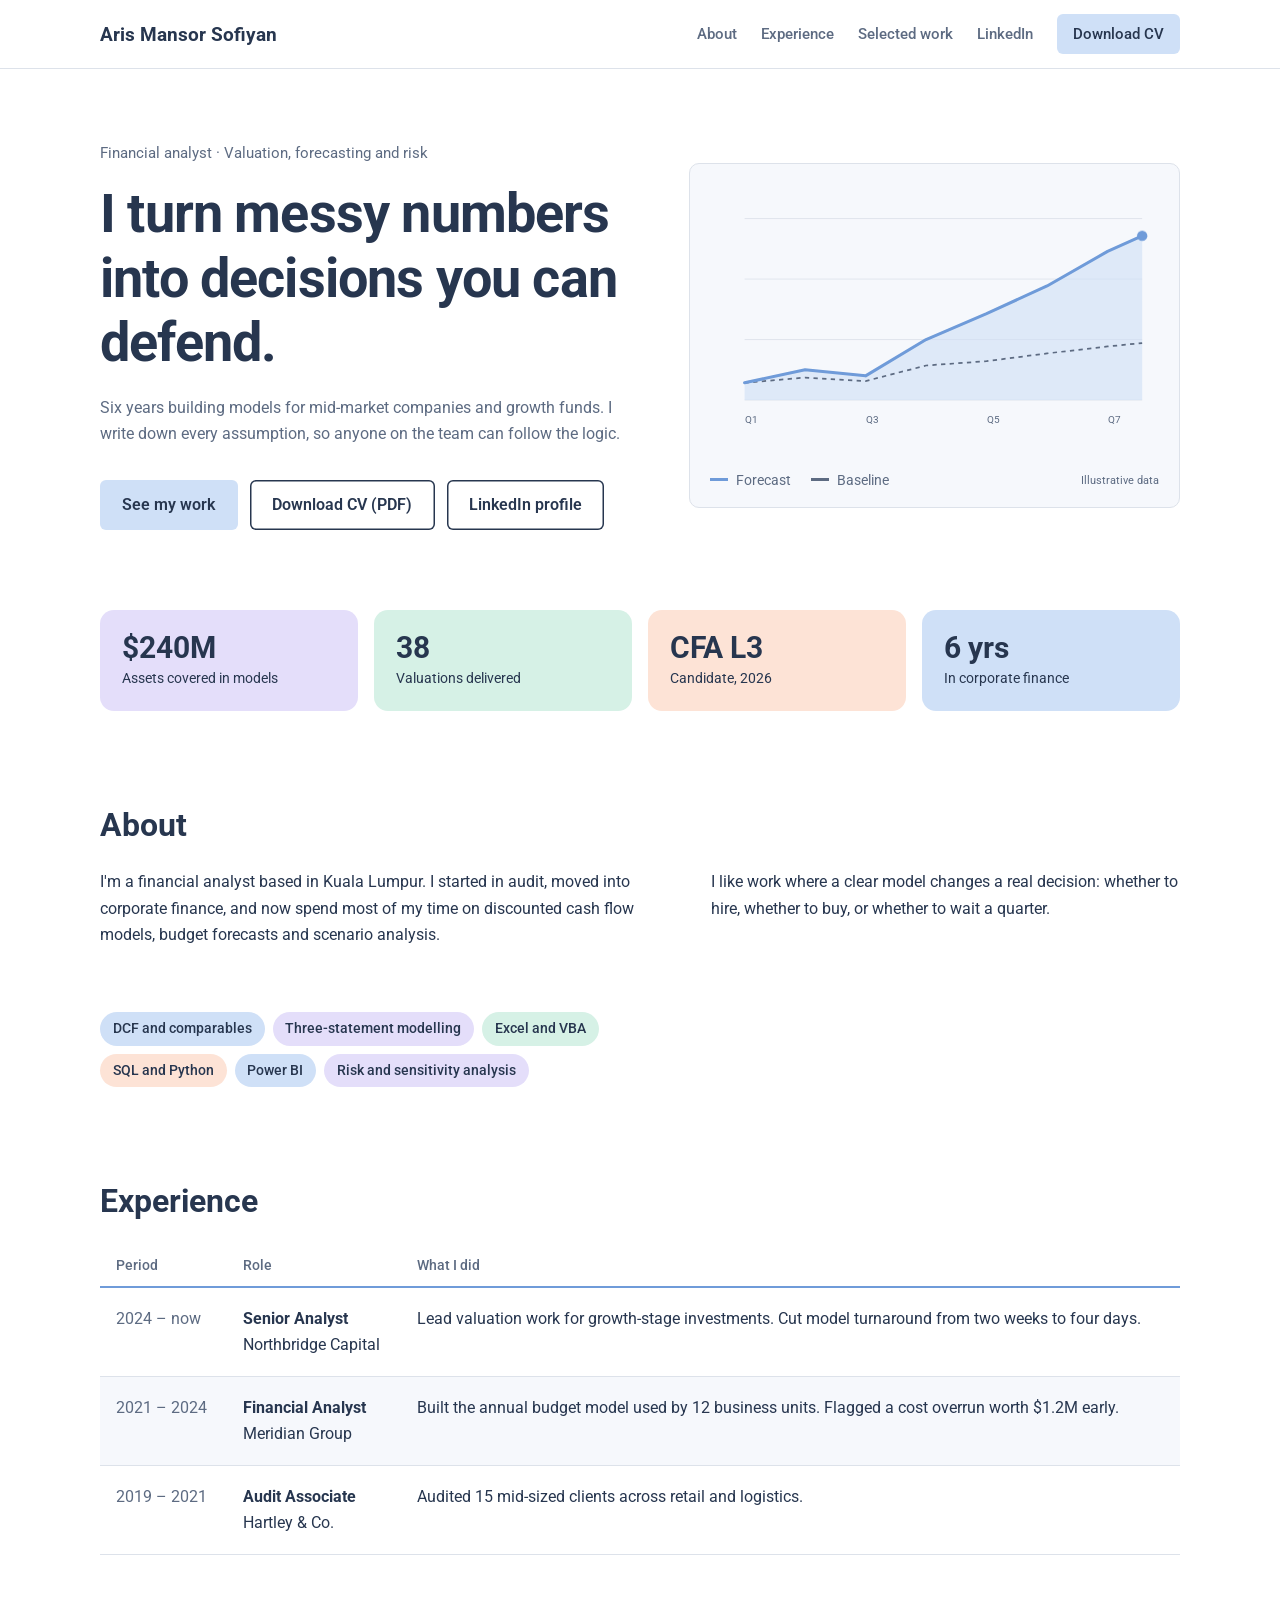
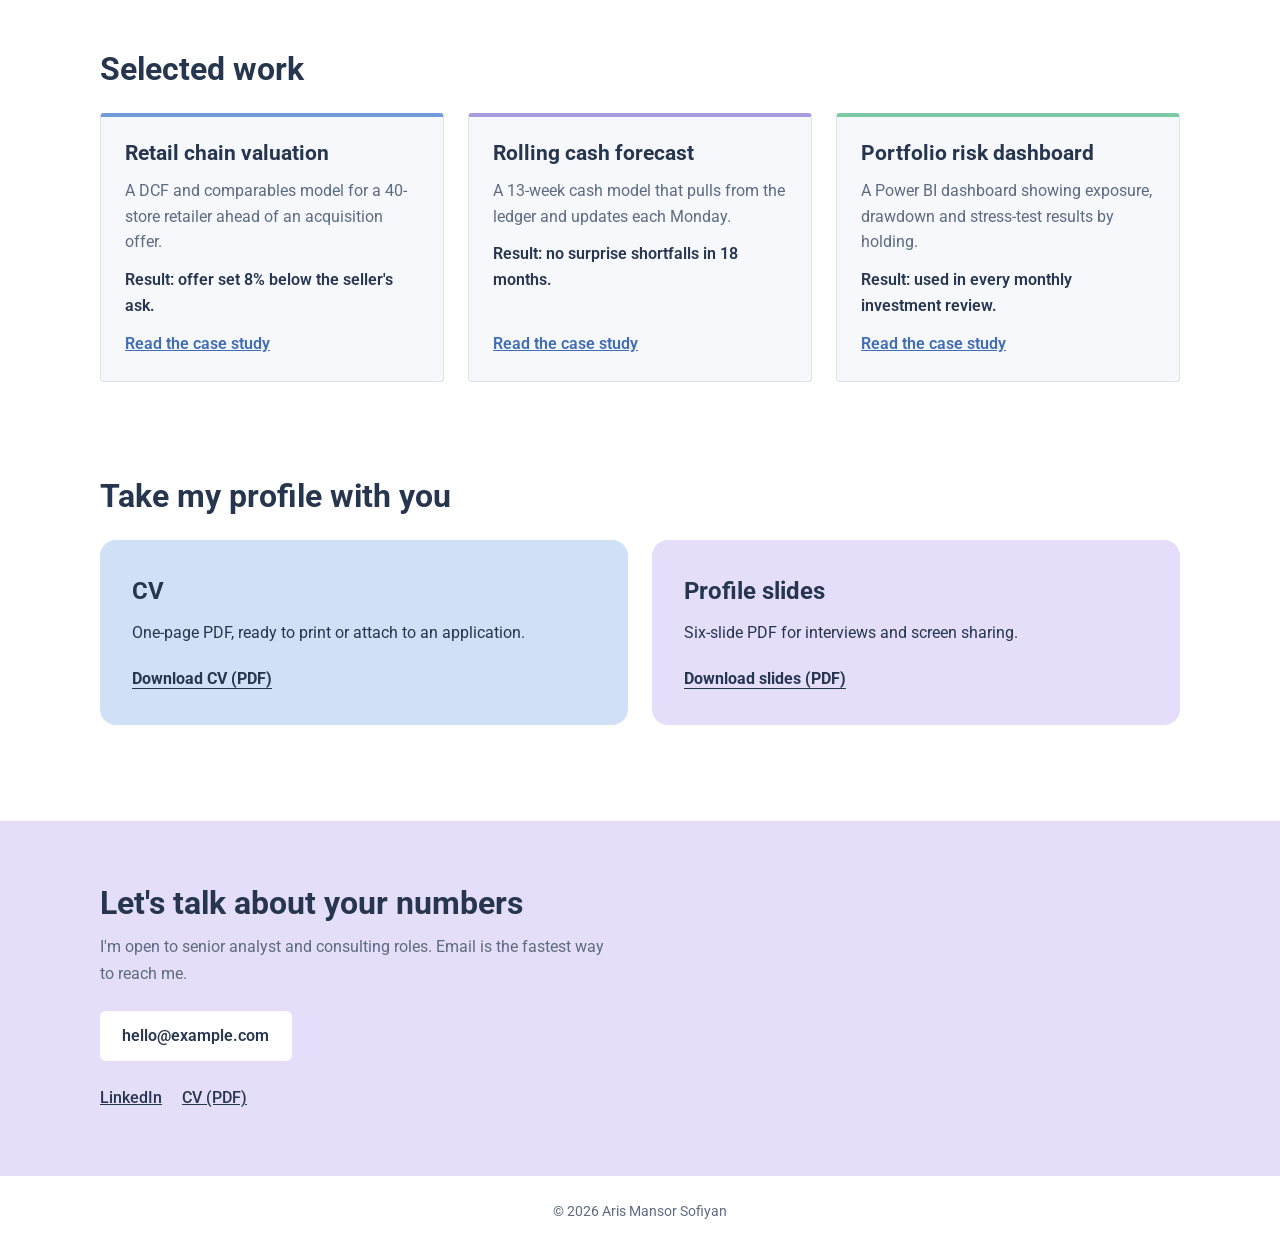
<file: index.html>
<!DOCTYPE html>
<html lang="en">
<head>
  <meta charset="UTF-8">
  <meta name="viewport" content="width=device-width, initial-scale=1">
  <title>Aris Mansor Sofiyan – Financial Analyst</title>
  <meta name="description" content="Portfolio of Aris Mansor Sofiyan, financial analyst specialising in valuation, forecasting and risk.">
  <link rel="preconnect" href="https://fonts.googleapis.com">
  <link rel="preconnect" href="https://fonts.gstatic.com" crossorigin>
  <link href="https://fonts.googleapis.com/css2?family=Roboto:wght@400;500;700&display=swap" rel="stylesheet">
  <link rel="stylesheet" href="style.css">
</head>
<body>

<header class="site-header">
  <a class="brand" href="#top">Aris Mansor Sofiyan</a>
  <nav aria-label="Main">
    <a href="#about">About</a>
    <a href="#experience">Experience</a>
    <a href="#work">Selected work</a>
    <a href="https://www.linkedin.com/in/lee-sai-hin" target="_blank" rel="noopener">LinkedIn</a>
    <a href="#downloads" class="btn-small">Download CV</a>
  </nav>
</header>

<main id="top">

  <!-- HERO: the chart is the one memorable element -->
  <section class="hero">
    <div class="hero-text">
      <p class="role">Financial analyst · Valuation, forecasting and risk</p>
      <h1>I turn messy numbers into decisions you can defend.</h1>
      <p class="lede">Six years building models for mid-market companies and growth funds. I write down every assumption, so anyone on the team can follow the logic.</p>
      <div class="actions">
        <a class="btn" href="#work">See my work</a>
        <a class="btn btn-ghost" href="assets/Aris-Mansor-Sofiyan-CV.pdf" download>Download CV (PDF)</a>
        <a class="btn btn-ghost" href="https://www.linkedin.com/in/lee-sai-hin" target="_blank" rel="noopener">LinkedIn profile</a>
      </div>
    </div>

    <figure class="chart" aria-label="Illustrative line chart showing a model forecast rising above the baseline">
      <svg viewBox="0 0 520 320" role="img">
        <g class="grid">
          <line x1="40" y1="40" x2="500" y2="40"/>
          <line x1="40" y1="110" x2="500" y2="110"/>
          <line x1="40" y1="180" x2="500" y2="180"/>
          <line x1="40" y1="250" x2="500" y2="250"/>
        </g>
        <path class="area" d="M40 230 L110 215 L180 222 L250 180 L320 150 L390 118 L460 78 L500 60 L500 250 L40 250 Z"/>
        <path class="baseline" d="M40 230 L110 224 L180 228 L250 210 L320 205 L390 196 L460 188 L500 184"/>
        <path class="forecast" d="M40 230 L110 215 L180 222 L250 180 L320 150 L390 118 L460 78 L500 60"/>
        <circle class="dot" cx="500" cy="60" r="6"/>
        <g class="axis">
          <text x="40" y="276">Q1</text><text x="180" y="276">Q3</text>
          <text x="320" y="276">Q5</text><text x="460" y="276">Q7</text>
        </g>
      </svg>
      <figcaption>
        <span class="key key-f"></span>Forecast
        <span class="key key-b"></span>Baseline
        <small>Illustrative data</small>
      </figcaption>
    </figure>
  </section>

  <section class="metrics" aria-label="Career highlights">
    <div><strong>$240M</strong><span>Assets covered in models</span></div>
    <div><strong>38</strong><span>Valuations delivered</span></div>
    <div><strong>CFA L3</strong><span>Candidate, 2026</span></div>
    <div><strong>6 yrs</strong><span>In corporate finance</span></div>
  </section>

  <section id="about" class="section about">
    <h2>About</h2>
    <div class="about-body">
      <p>I'm a financial analyst based in Kuala Lumpur. I started in audit, moved into corporate finance, and now spend most of my time on discounted cash flow models, budget forecasts and scenario analysis.</p>
      <p>I like work where a clear model changes a real decision: whether to hire, whether to buy, or whether to wait a quarter.</p>
      <ul class="skills">
        <li>DCF and comparables</li>
        <li>Three-statement modelling</li>
        <li>Excel and VBA</li>
        <li>SQL and Python</li>
        <li>Power BI</li>
        <li>Risk and sensitivity analysis</li>
      </ul>
    </div>
  </section>

  <section id="experience" class="section">
    <h2>Experience</h2>
    <table class="ledger">
      <thead>
        <tr><th scope="col">Period</th><th scope="col">Role</th><th scope="col">What I did</th></tr>
      </thead>
      <tbody>
        <tr>
          <td>2024 – now</td>
          <td><strong>Senior Analyst</strong><br>Northbridge Capital</td>
          <td>Lead valuation work for growth-stage investments. Cut model turnaround from two weeks to four days.</td>
        </tr>
        <tr>
          <td>2021 – 2024</td>
          <td><strong>Financial Analyst</strong><br>Meridian Group</td>
          <td>Built the annual budget model used by 12 business units. Flagged a cost overrun worth $1.2M early.</td>
        </tr>
        <tr>
          <td>2019 – 2021</td>
          <td><strong>Audit Associate</strong><br>Hartley &amp; Co.</td>
          <td>Audited 15 mid-sized clients across retail and logistics.</td>
        </tr>
      </tbody>
    </table>
  </section>

  <section id="work" class="section">
    <h2>Selected work</h2>
    <div class="projects">
      <article>
        <h3>Retail chain valuation</h3>
        <p>A DCF and comparables model for a 40-store retailer ahead of an acquisition offer.</p>
        <p class="result">Result: offer set 8% below the seller's ask.</p>
        <a href="#">Read the case study</a>
      </article>
      <article>
        <h3>Rolling cash forecast</h3>
        <p>A 13-week cash model that pulls from the ledger and updates each Monday.</p>
        <p class="result">Result: no surprise shortfalls in 18 months.</p>
        <a href="#">Read the case study</a>
      </article>
      <article>
        <h3>Portfolio risk dashboard</h3>
        <p>A Power BI dashboard showing exposure, drawdown and stress-test results by holding.</p>
        <p class="result">Result: used in every monthly investment review.</p>
        <a href="#">Read the case study</a>
      </article>
    </div>
  </section>

  <section id="downloads" class="section downloads">
    <h2>Take my profile with you</h2>
    <div class="dl-grid">
      <a class="dl-card dl-cv" href="assets/Aris-Mansor-Sofiyan-CV.pdf" download>
        <strong>CV</strong>
        <span>One-page PDF, ready to print or attach to an application.</span>
        <em>Download CV (PDF)</em>
      </a>
      <a class="dl-card dl-slides" href="assets/Aris-Mansor-Sofiyan-Slides.pdf" download>
        <strong>Profile slides</strong>
        <span>Six-slide PDF for interviews and screen sharing.</span>
        <em>Download slides (PDF)</em>
      </a>
    </div>
  </section>

  <section id="contact" class="contact">
    <h2>Let's talk about your numbers</h2>
    <p>I'm open to senior analyst and consulting roles. Email is the fastest way to reach me.</p>
    <a class="btn btn-light" href="mailto:hello@example.com">hello@example.com</a>
    <p class="links"><a href="https://www.linkedin.com/in/lee-sai-hin" target="_blank" rel="noopener">LinkedIn</a> <a href="assets/Aris-Mansor-Sofiyan-CV.pdf" download>CV (PDF)</a></p>
  </section>
</main>

<footer class="site-footer">© 2026 Aris Mansor Sofiyan</footer>

</body>
</html>
</file>
<file: style.css>
:root{
  --ink:#27364f;          /* text */
  --slate:#5d6b82;        /* secondary text */
  --blue:#cfe0f7;         /* pastel blue (main) */
  --blue-deep:#6f9bd9;    /* chart line / accents */
  --lavender:#e4defa;
  --mint:#d6f1e6;
  --peach:#fde3d6;
  --paper:#f6f8fc;
  --line:#dde2ea;
  --white:#fff;
  --font:"Roboto",system-ui,-apple-system,"Segoe UI",Arial,sans-serif;
  --max:1080px;
}
*{box-sizing:border-box;margin:0}
html{scroll-behavior:smooth;scroll-padding-top:72px}
body{font:400 1rem/1.65 var(--font);color:var(--ink);background:var(--white)}
a{color:#3f6db5}
:focus-visible{outline:3px solid #3f6db5;outline-offset:3px}

/* Header */
.site-header{position:sticky;top:0;z-index:10;display:flex;justify-content:space-between;align-items:center;
  padding:.9rem max(1.5rem,calc((100% - var(--max))/2));background:rgba(255,255,255,.94);
  backdrop-filter:blur(8px);border-bottom:1px solid var(--line)}
.brand{font:700 1.2rem var(--font);color:var(--ink);text-decoration:none}
.site-header nav{display:flex;gap:1.5rem;align-items:center}
.site-header nav a{color:var(--slate);text-decoration:none;font-weight:500;font-size:.95rem}
.site-header nav a:hover{color:var(--ink)}
.btn-small{background:var(--blue);color:var(--ink)!important;padding:.45rem 1rem;border-radius:6px}

/* Layout */
main>section{padding-left:max(1.5rem,calc((100% - var(--max))/2));padding-right:max(1.5rem,calc((100% - var(--max))/2))}
.section{padding-top:5rem;padding-bottom:1rem}
h1,h2,h3{font-family:var(--font);line-height:1.18;font-weight:700}
h2{font-size:2rem;margin-bottom:1.5rem}

/* Hero */
.hero{display:grid;grid-template-columns:1.1fr 1fr;gap:3rem;align-items:center;padding-top:4.5rem;padding-bottom:4rem}
.role{color:var(--slate);font-size:.95rem;margin-bottom:1rem}
h1{font-size:clamp(2.2rem,5vw,3.4rem);letter-spacing:-.015em;margin-bottom:1.25rem}
.lede{color:var(--slate);max-width:34rem;margin-bottom:2rem}
.actions{display:flex;gap:.75rem;flex-wrap:wrap}
.btn{display:inline-block;background:var(--blue);color:var(--ink);padding:.75rem 1.4rem;border-radius:6px;
  text-decoration:none;font-weight:600;transition:background .2s}
.btn:hover{background:#b9d2f3}
.btn-ghost{background:transparent;color:var(--ink);box-shadow:inset 0 0 0 1.5px var(--ink)}
.btn-ghost:hover{background:var(--lavender)}
.btn-light{background:var(--white);color:var(--ink)}
.btn-light:hover{background:var(--paper)}

/* Chart (the one animated moment) */
.chart{background:var(--paper);border:1px solid var(--line);border-radius:10px;padding:1.25rem 1.25rem 1rem}
.chart svg{width:100%;height:auto;display:block}
.grid line{stroke:var(--line);stroke-width:1}
.area{fill:var(--blue);opacity:.6}
.baseline{fill:none;stroke:var(--slate);stroke-width:2;stroke-dasharray:5 5}
.forecast{fill:none;stroke:var(--blue-deep);stroke-width:3.5;stroke-linecap:round;stroke-linejoin:round;
  stroke-dasharray:700;stroke-dashoffset:700;animation:draw 2s ease-out .3s forwards}
.dot{fill:var(--blue-deep);opacity:0;animation:pop .3s ease-out 2.1s forwards}
.axis text{fill:var(--slate);font:12px var(--font)}
.chart figcaption{display:flex;align-items:center;gap:.5rem;font-size:.85rem;color:var(--slate);margin-top:.5rem}
.chart small{margin-left:auto}
.key{width:18px;height:3px;display:inline-block}
.key-f{background:var(--blue-deep)}
.key-b{background:var(--slate);margin-left:.75rem}
@keyframes draw{to{stroke-dashoffset:0}}
@keyframes pop{to{opacity:1}}

/* Metrics */
.metrics{display:grid;grid-template-columns:repeat(4,1fr);gap:1rem;padding-top:1rem;padding-bottom:1rem}
.metrics div{padding:1.25rem 1.4rem;border-radius:14px}
.metrics div:nth-child(1){background:var(--lavender)}
.metrics div:nth-child(2){background:var(--mint)}
.metrics div:nth-child(3){background:var(--peach)}
.metrics div:nth-child(4){background:var(--blue)}
.metrics strong{display:block;font:700 1.9rem var(--font)}
.metrics span{font-size:.9rem;color:var(--ink)}

/* About */
.about-body{display:grid;grid-template-columns:1.2fr 1fr;gap:3rem}
.about-body p{margin-bottom:1rem;max-width:36rem}
.skills{list-style:none;padding:0;display:flex;flex-wrap:wrap;gap:.5rem;align-content:flex-start}
.skills li{background:var(--blue);color:var(--ink);padding:.3rem .8rem;border-radius:999px;font-size:.9rem;font-weight:500}

/* Ledger table */
.ledger{width:100%;border-collapse:collapse}
.ledger th{text-align:left;font-size:.85rem;color:var(--slate);font-weight:500;padding:.6rem 1rem;border-bottom:2px solid var(--ink)}
.ledger td{padding:1.1rem 1rem;border-bottom:1px solid var(--line);vertical-align:top}
.ledger tbody tr:nth-child(even){background:var(--paper)}
.ledger td:first-child{color:var(--slate);white-space:nowrap}
.ledger td:nth-child(2){white-space:nowrap}

/* Projects */
.projects{display:grid;grid-template-columns:repeat(3,1fr);gap:1.5rem}
.projects article{border:1px solid var(--line);border-top:4px solid var(--blue);border-radius:4px;padding:1.5rem;
  display:flex;flex-direction:column;gap:.75rem}
.projects h3{font-size:1.3rem}
.projects p{color:var(--slate);font-size:.98rem}
.projects .result{color:var(--ink);font-weight:600}
.projects a{margin-top:auto;font-weight:600}

/* Contact */
.contact{margin-top:5rem;padding-top:4rem;padding-bottom:4rem;background:var(--lavender);color:var(--ink)}
.contact h2{margin-bottom:.75rem}
.contact p{max-width:32rem;margin-bottom:1.5rem;color:var(--slate)}
.contact .links{margin:1.5rem 0 0;display:flex;gap:1.25rem}
.contact .links a{color:var(--ink);font-weight:500}
.site-footer{padding:1.5rem;text-align:center;font-size:.9rem;color:var(--slate)}

/* Responsive */
@media (max-width:860px){
  .hero,.about-body{grid-template-columns:1fr}
  .projects{grid-template-columns:1fr}
  .metrics{grid-template-columns:repeat(2,1fr)}
  .site-header nav a:not(.btn-small):not([href^="http"]){display:none}
  .ledger thead{display:none}
  .ledger tr,.ledger td{display:block}
  .ledger td{border:0;padding:.2rem 1rem}
  .ledger tr{padding:1rem 0;border-bottom:1px solid var(--line)}
}
@media (prefers-reduced-motion:reduce){
  html{scroll-behavior:auto}
  .forecast{animation:none;stroke-dashoffset:0}
  .dot{animation:none;opacity:1}
}

.skills li:nth-child(4n+2){background:var(--lavender)}
.skills li:nth-child(4n+3){background:var(--mint)}
.skills li:nth-child(4n+4){background:var(--peach)}
.ledger th{border-bottom:2px solid var(--blue-deep)}
.projects article{border-top-color:var(--blue-deep);background:var(--paper)}
.projects article:nth-child(2){border-top-color:#a99be0}
.projects article:nth-child(3){border-top-color:#7cc9a6}
.projects a{color:#3f6db5}

/* Downloads */
.dl-grid{display:grid;grid-template-columns:1fr 1fr;gap:1.5rem}
.dl-card{display:flex;flex-direction:column;gap:.5rem;padding:2rem;border-radius:16px;text-decoration:none;color:var(--ink);transition:transform .2s}
.dl-card:hover{transform:translateY(-3px)}
.dl-cv{background:var(--blue)}
.dl-slides{background:var(--lavender)}
.dl-card strong{font-size:1.5rem}
.dl-card em{font-style:normal;font-weight:700;margin-top:.75rem;text-decoration:underline;text-underline-offset:4px}
@media (max-width:860px){.dl-grid{grid-template-columns:1fr}}
@media (prefers-reduced-motion:reduce){.dl-card{transition:none}}
</file>
